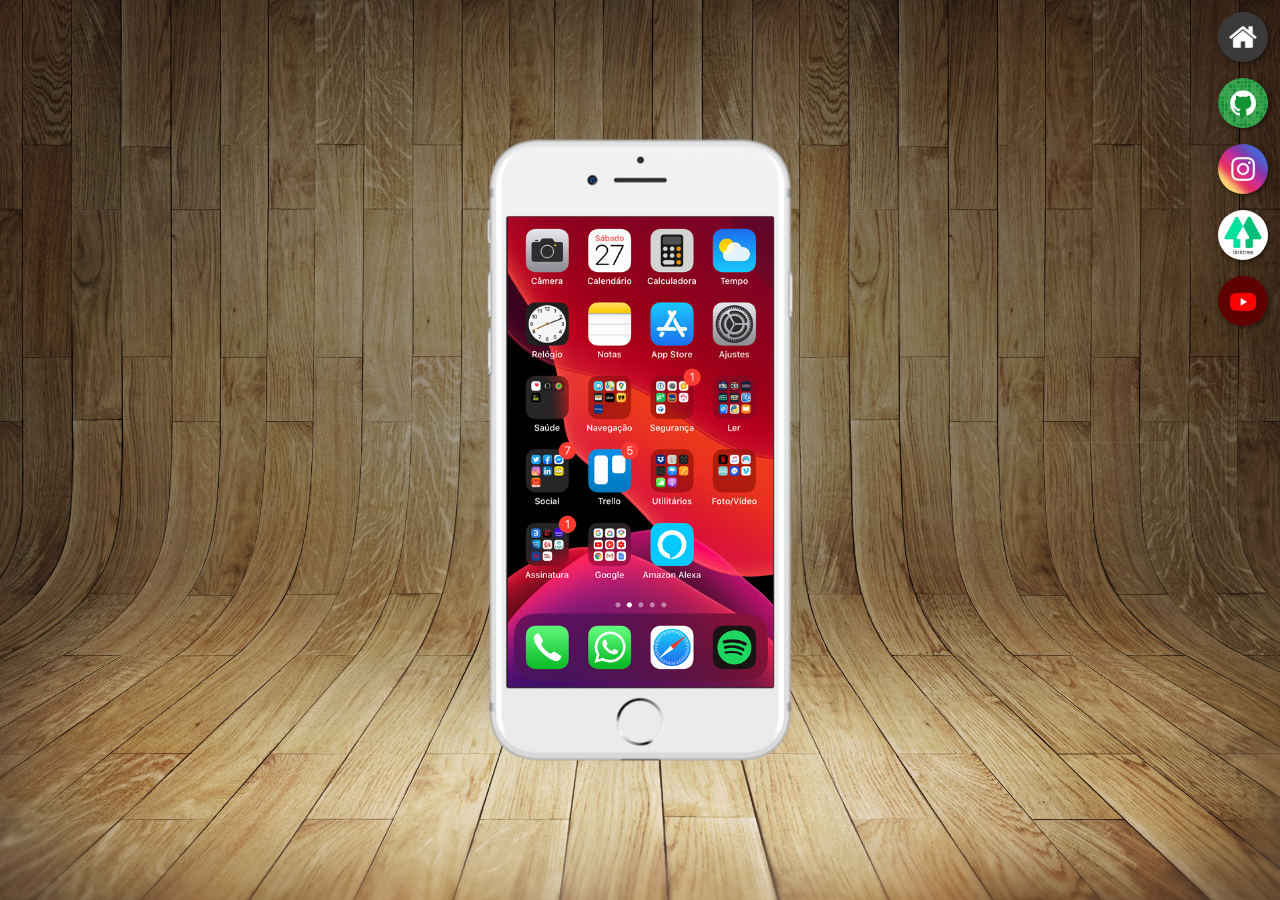
<file: index.html>
<!DOCTYPE html>
<html lang="pt-br">
<head>
    <meta charset="UTF-8">
    <meta name="viewport" content="width=device-width, initial-scale=1.0">
    <title>Projeto Redes Sociais</title>
    <link rel="stylesheet" href="estilos/style.css">
</head>
<body>
    <main>
        <section id="telefone">
            <iframe src="home.html" frameborder="0" name="tela" id="tela">
                <p>Seu navegador não é compatível com isso.</p>
            </iframe>
        </section>
        <section id="redes-sociais">
            <a href="home.html" target="tela"><img src="imagens/logo-home.jpg" alt="tela-home"></a>
            <a href="github.html" target="tela"><img src="imagens/logo-github.jpg" alt="logo-github"></a>
            <a href="instagram.html" target="tela"><img src="imagens/logo-instagram.jpg" alt="logo-instagram"></a>
            <a href="linktree.html" target="tela"><img src="imagens/logo-linktree.jpg" alt="logo-linktree"></a>
            <a href="youtube.html" target="tela"><img src="imagens/logo-youtube.jpg" alt="logo-youtube"></a>
        </section>
    </main>
</body>
</html>
</file>
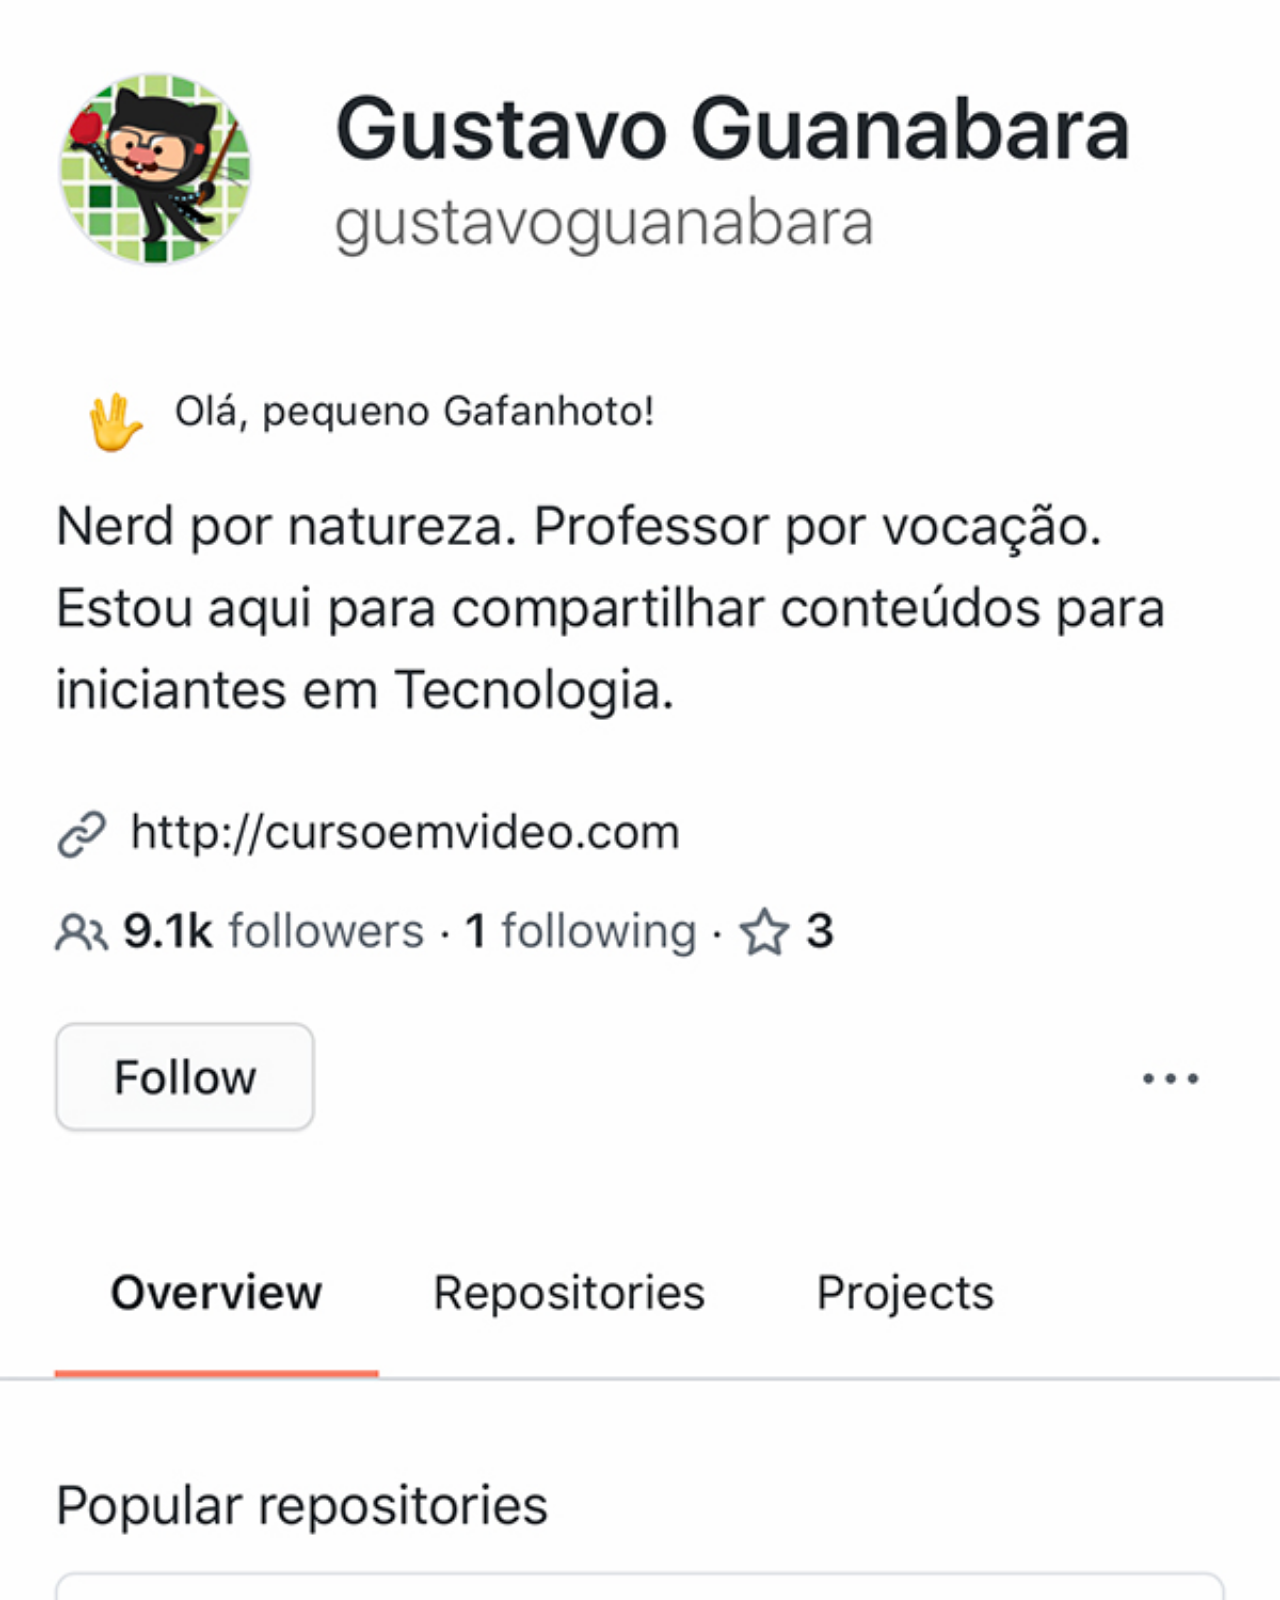
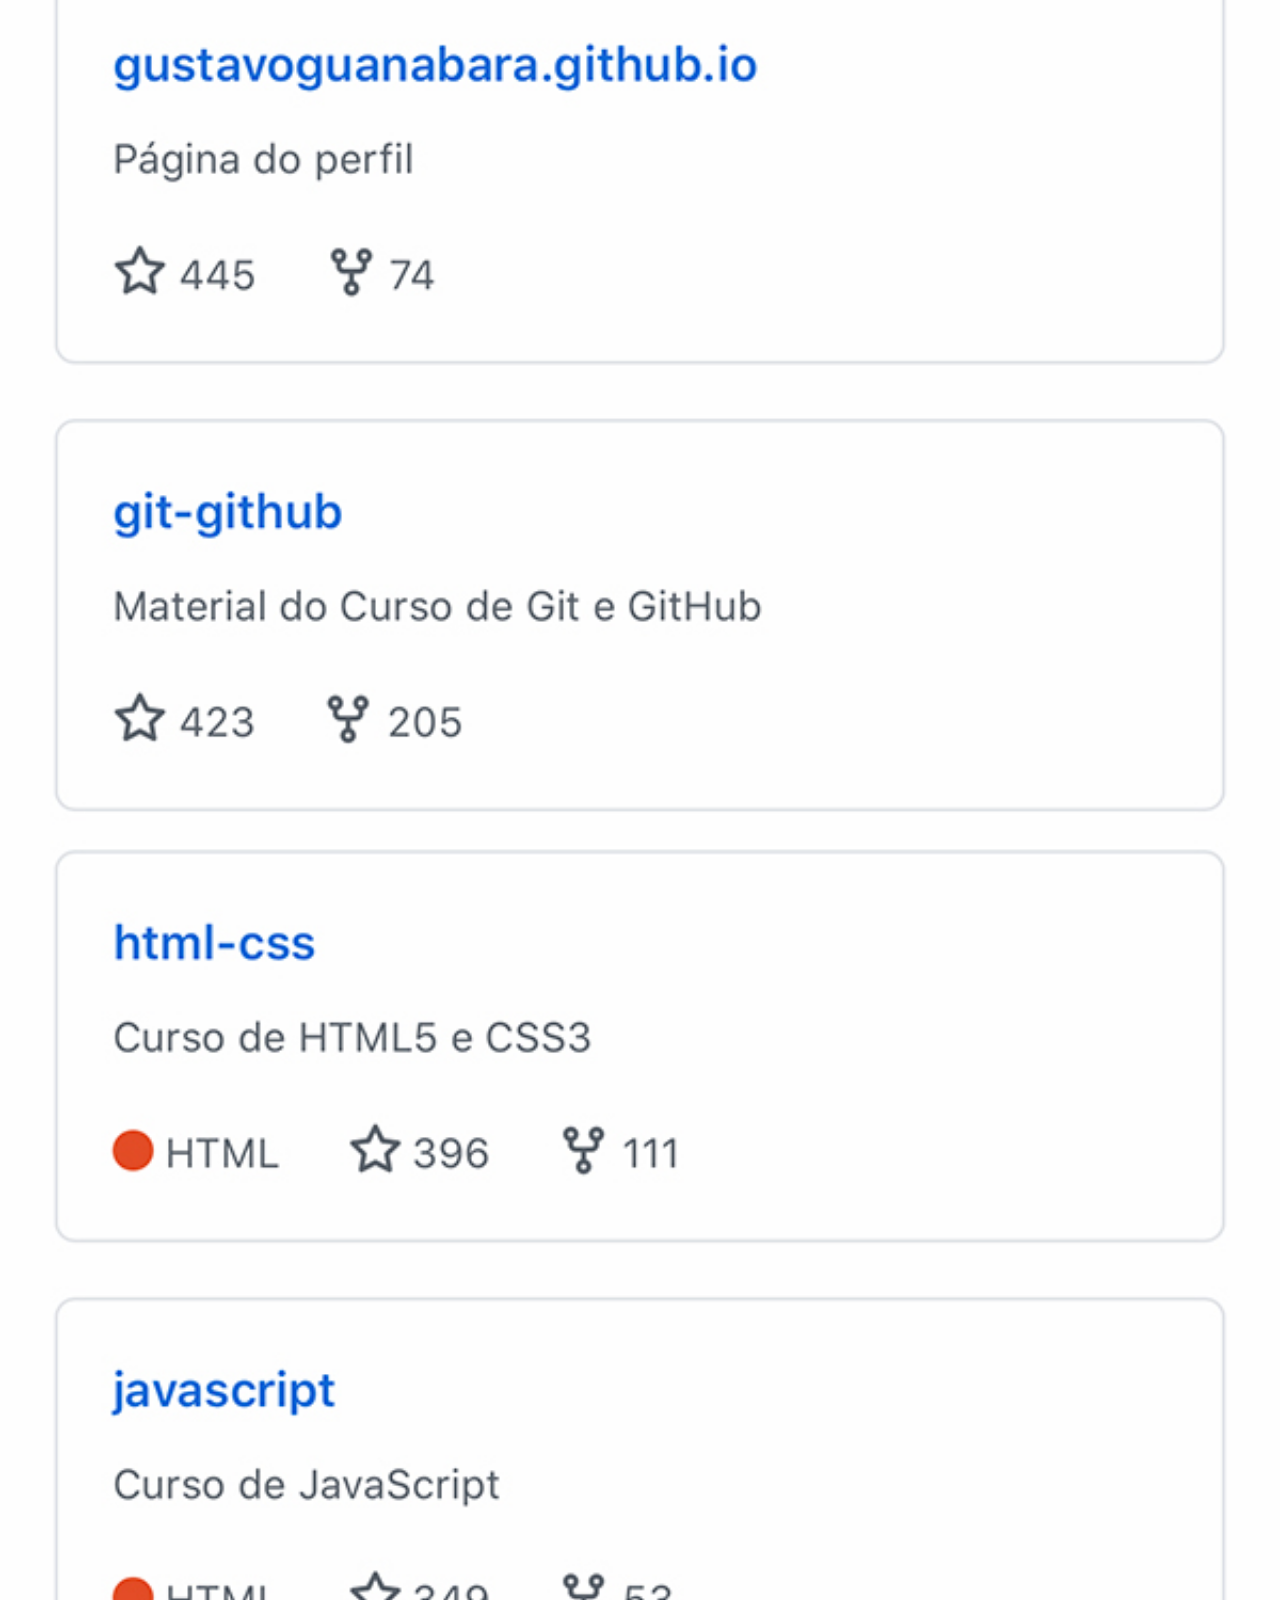
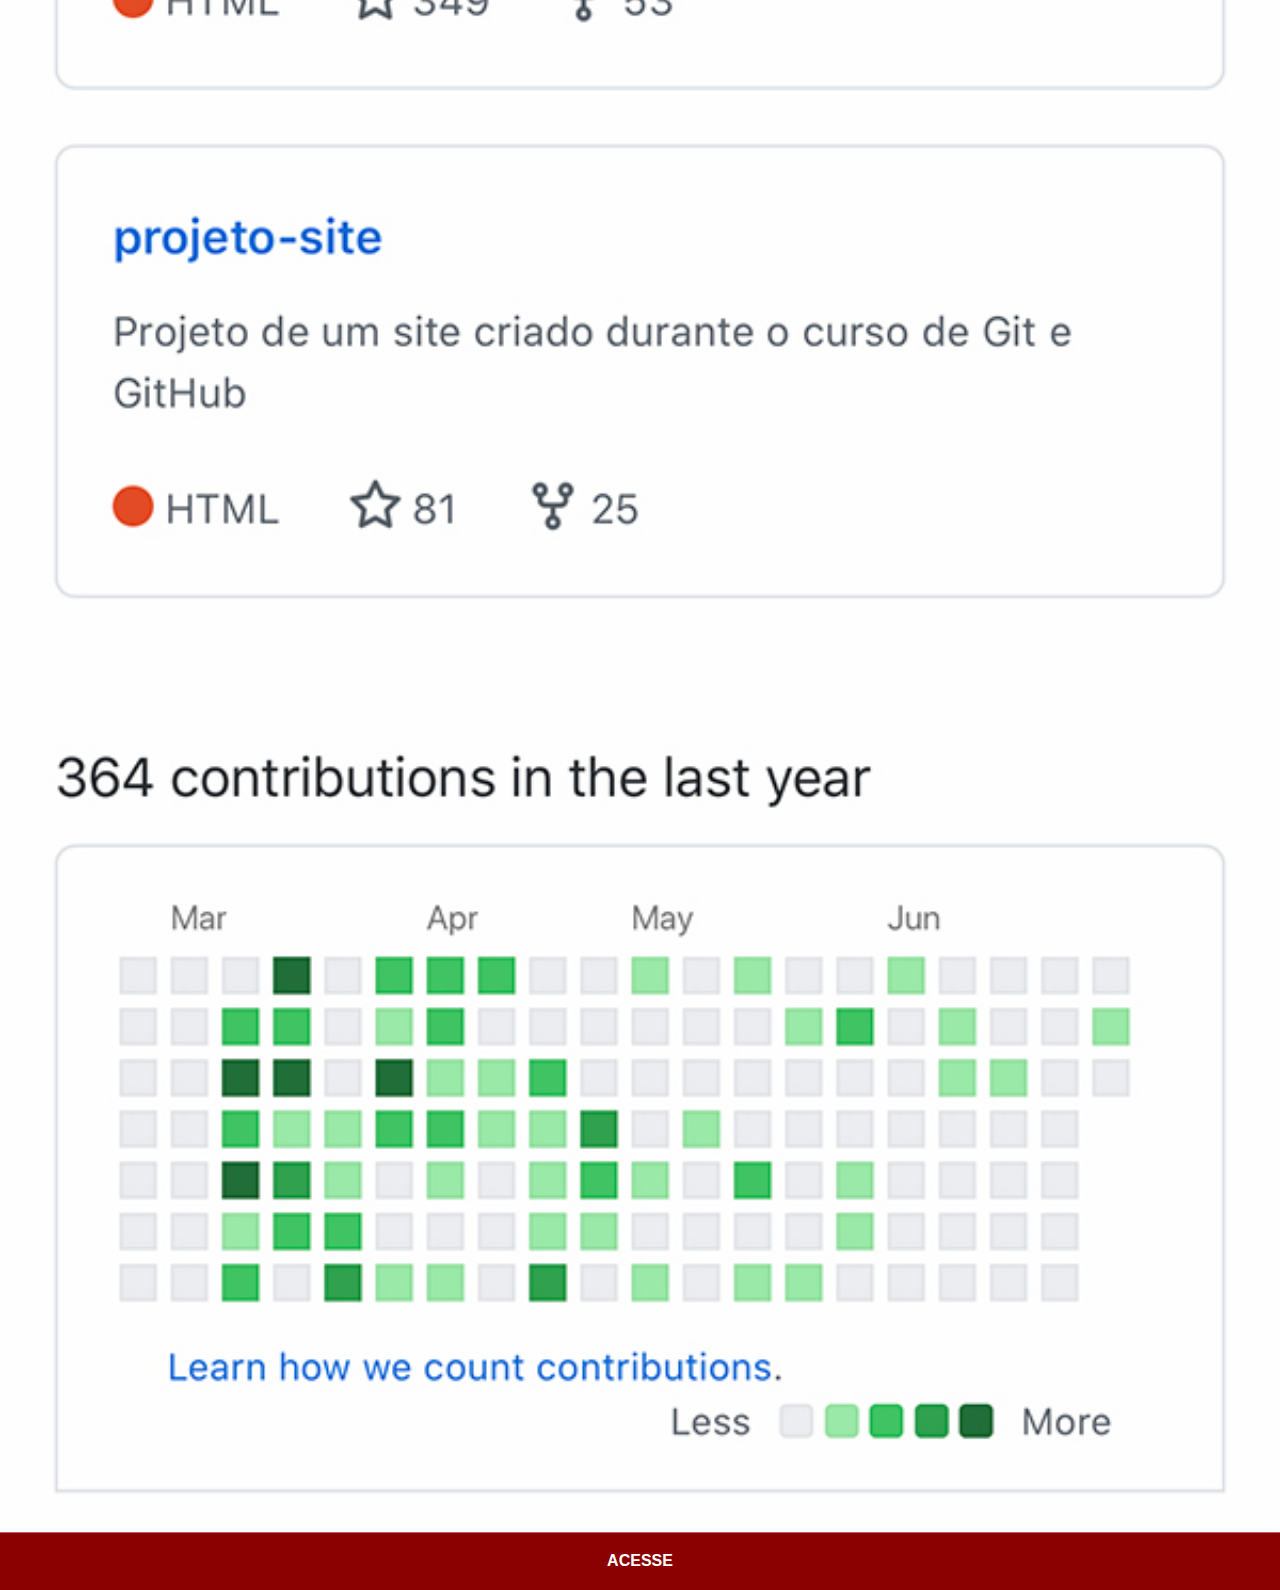
<file: github.html>
<!DOCTYPE html>
<html lang="pt-br">
<head>
    <meta charset="UTF-8">
    <meta name="viewport" content="width=device-width, initial-scale=1.0">
    <title>GitHub</title>
    <link rel="stylesheet" href="estilos/social.css">
</head>
<body>
    <img src="imagens/tela-github.jpg" alt="tela-github">
    <a href="https://github.com/MateusSKV9" target="_blank">ACESSE</a>
</body>
</html>
</file>
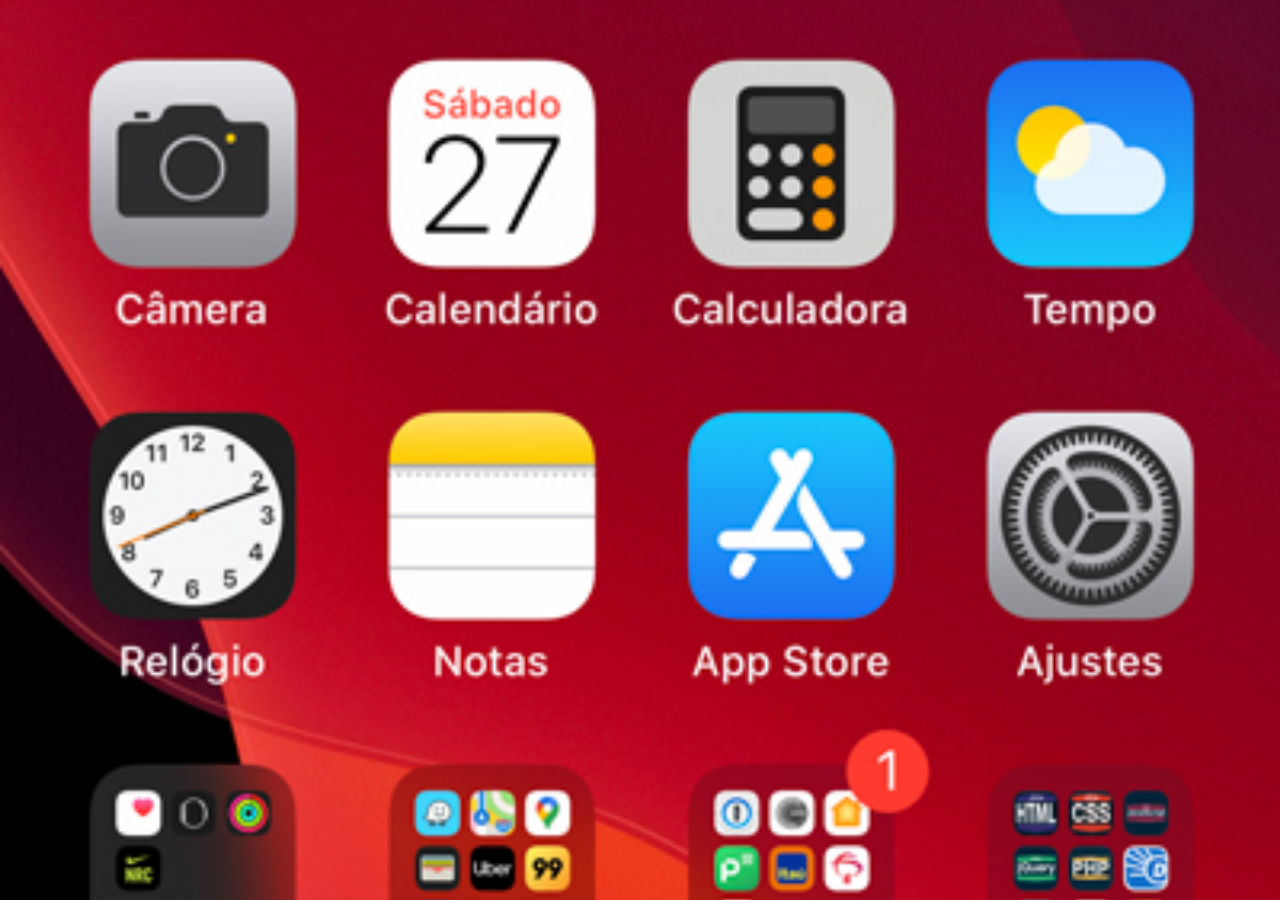
<file: home.html>
<!DOCTYPE html>
<html lang="pt-br">
<head>
    <meta charset="UTF-8">
    <meta name="viewport" content="width=device-width, initial-scale=1.0">
    <title>Home</title>
    <style>
        * {
            margin: 0px;
            padding: 0px;
        }

        body {
            width: 100vw;
            height: 100vh;
            background: black url('imagens/tela-home.jpg') no-repeat top center;
            background-size: cover;
        }
    </style>
</head>
<body>
    
</body>
</html>
</file>
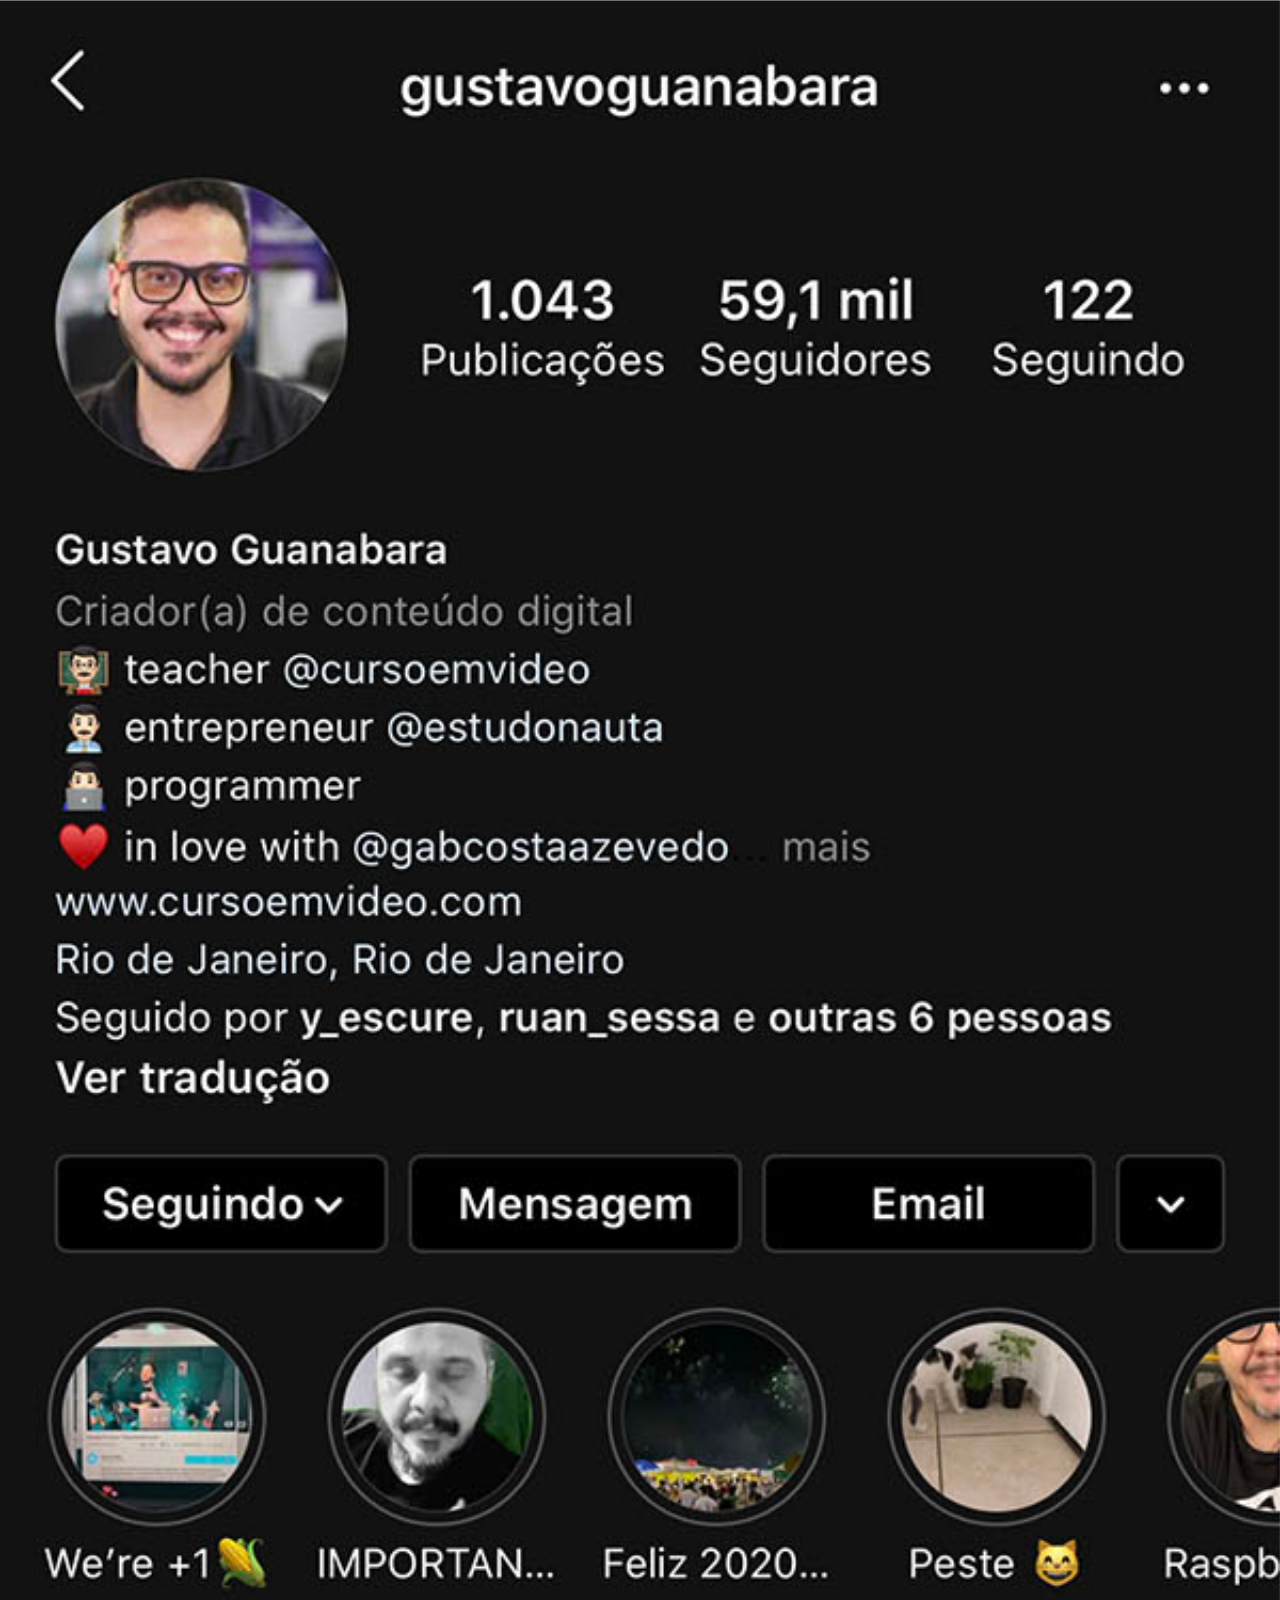
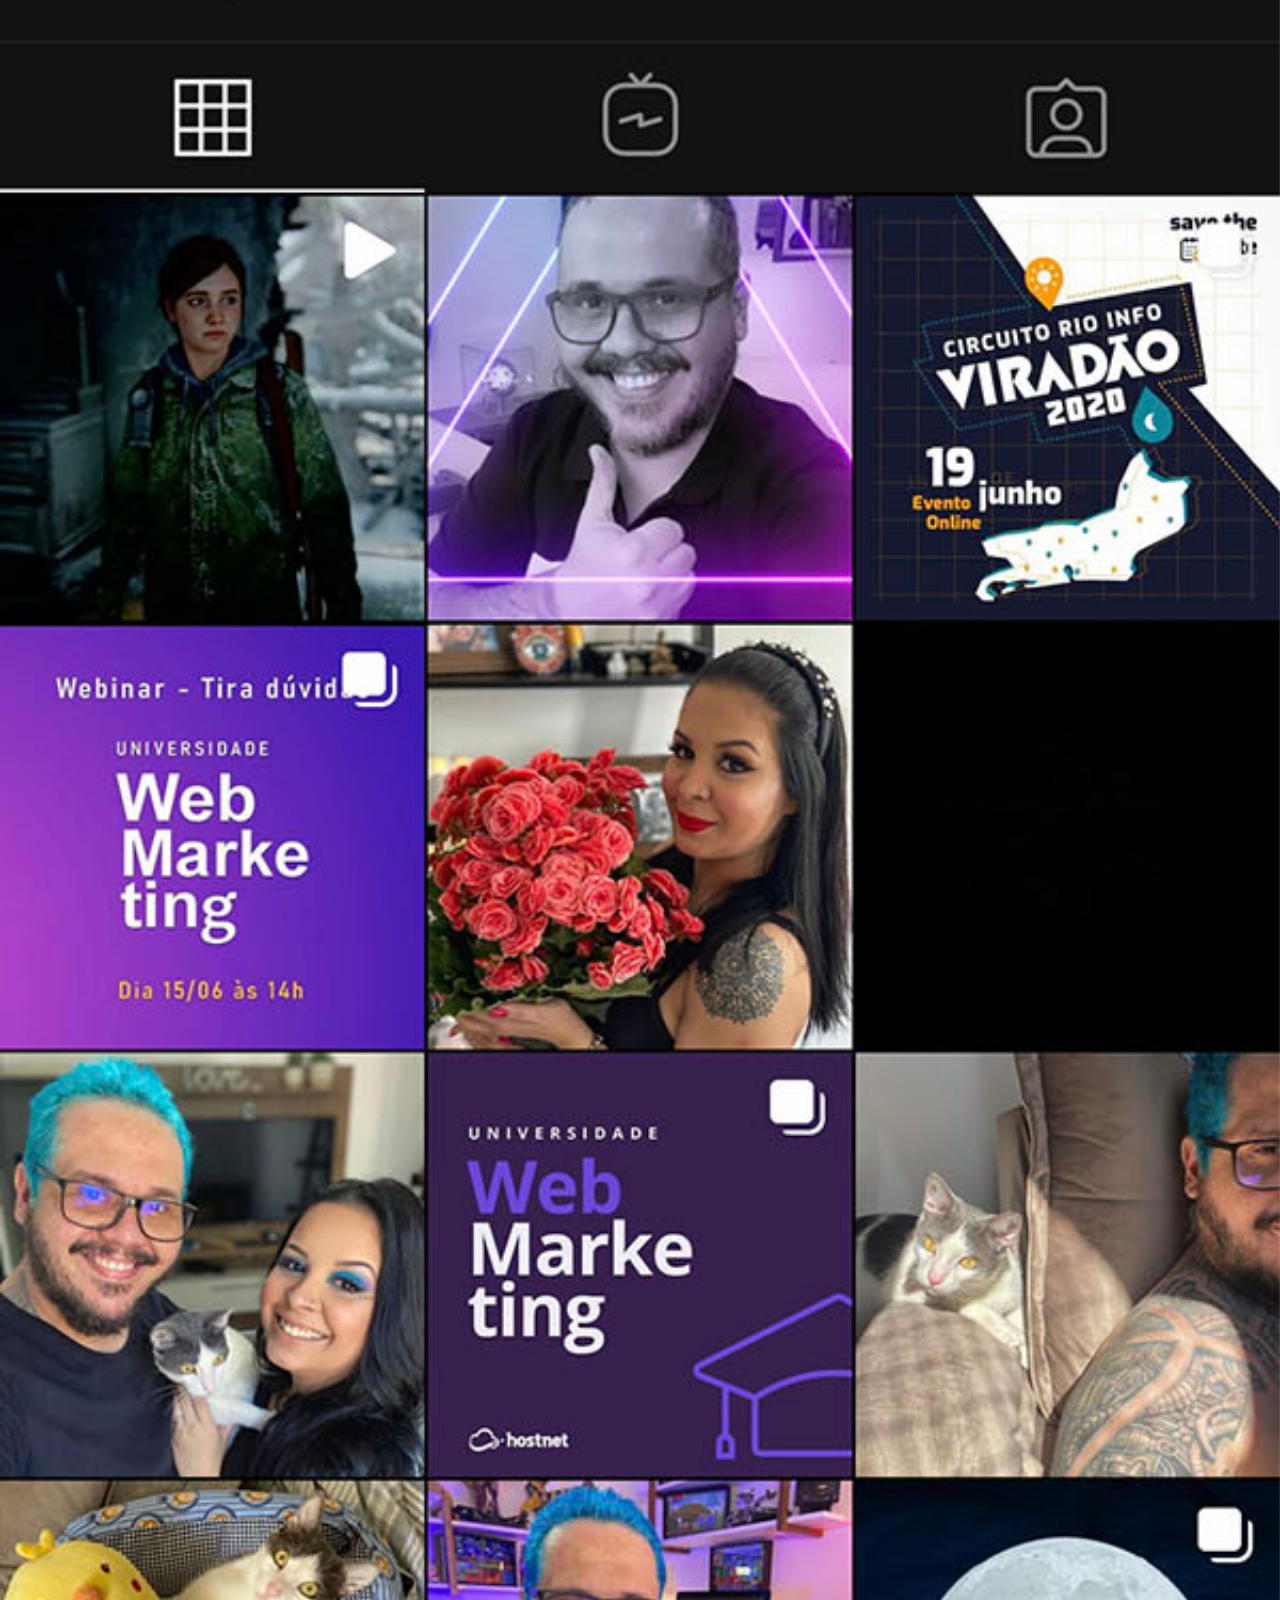
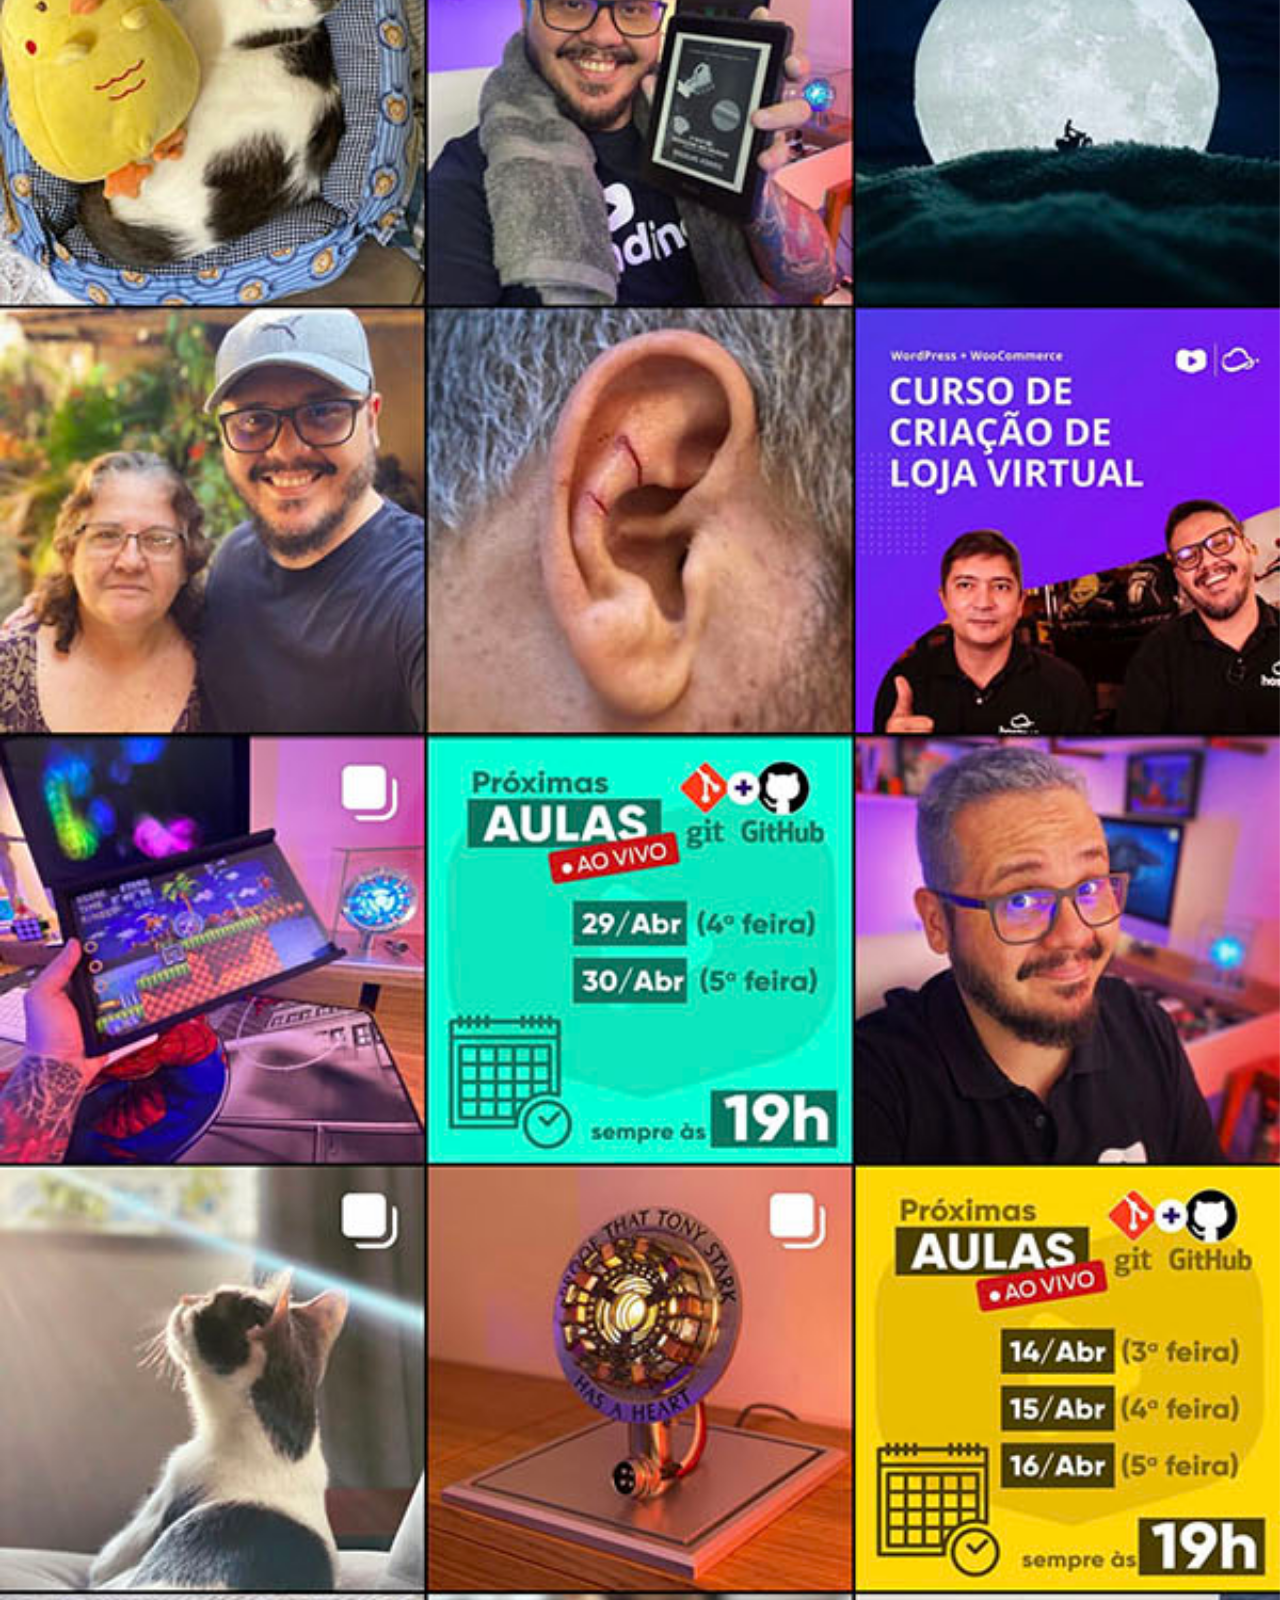
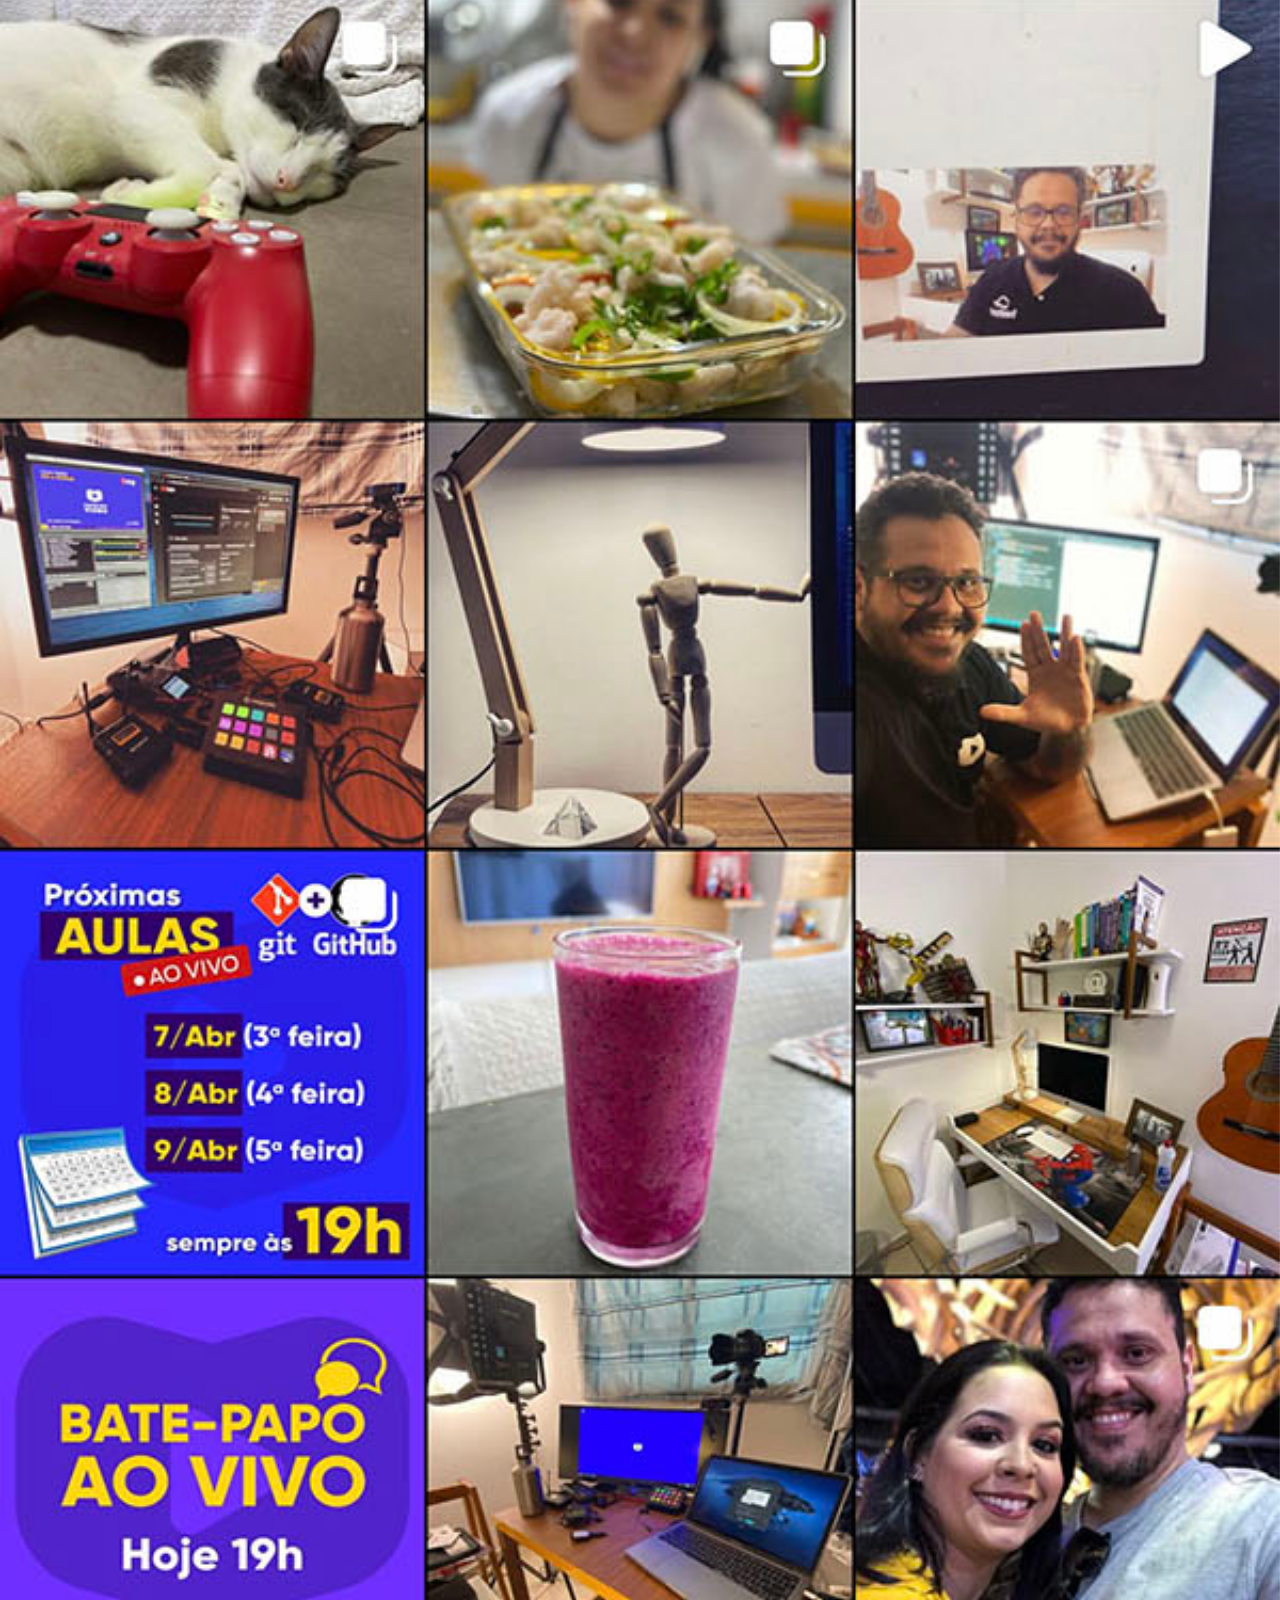
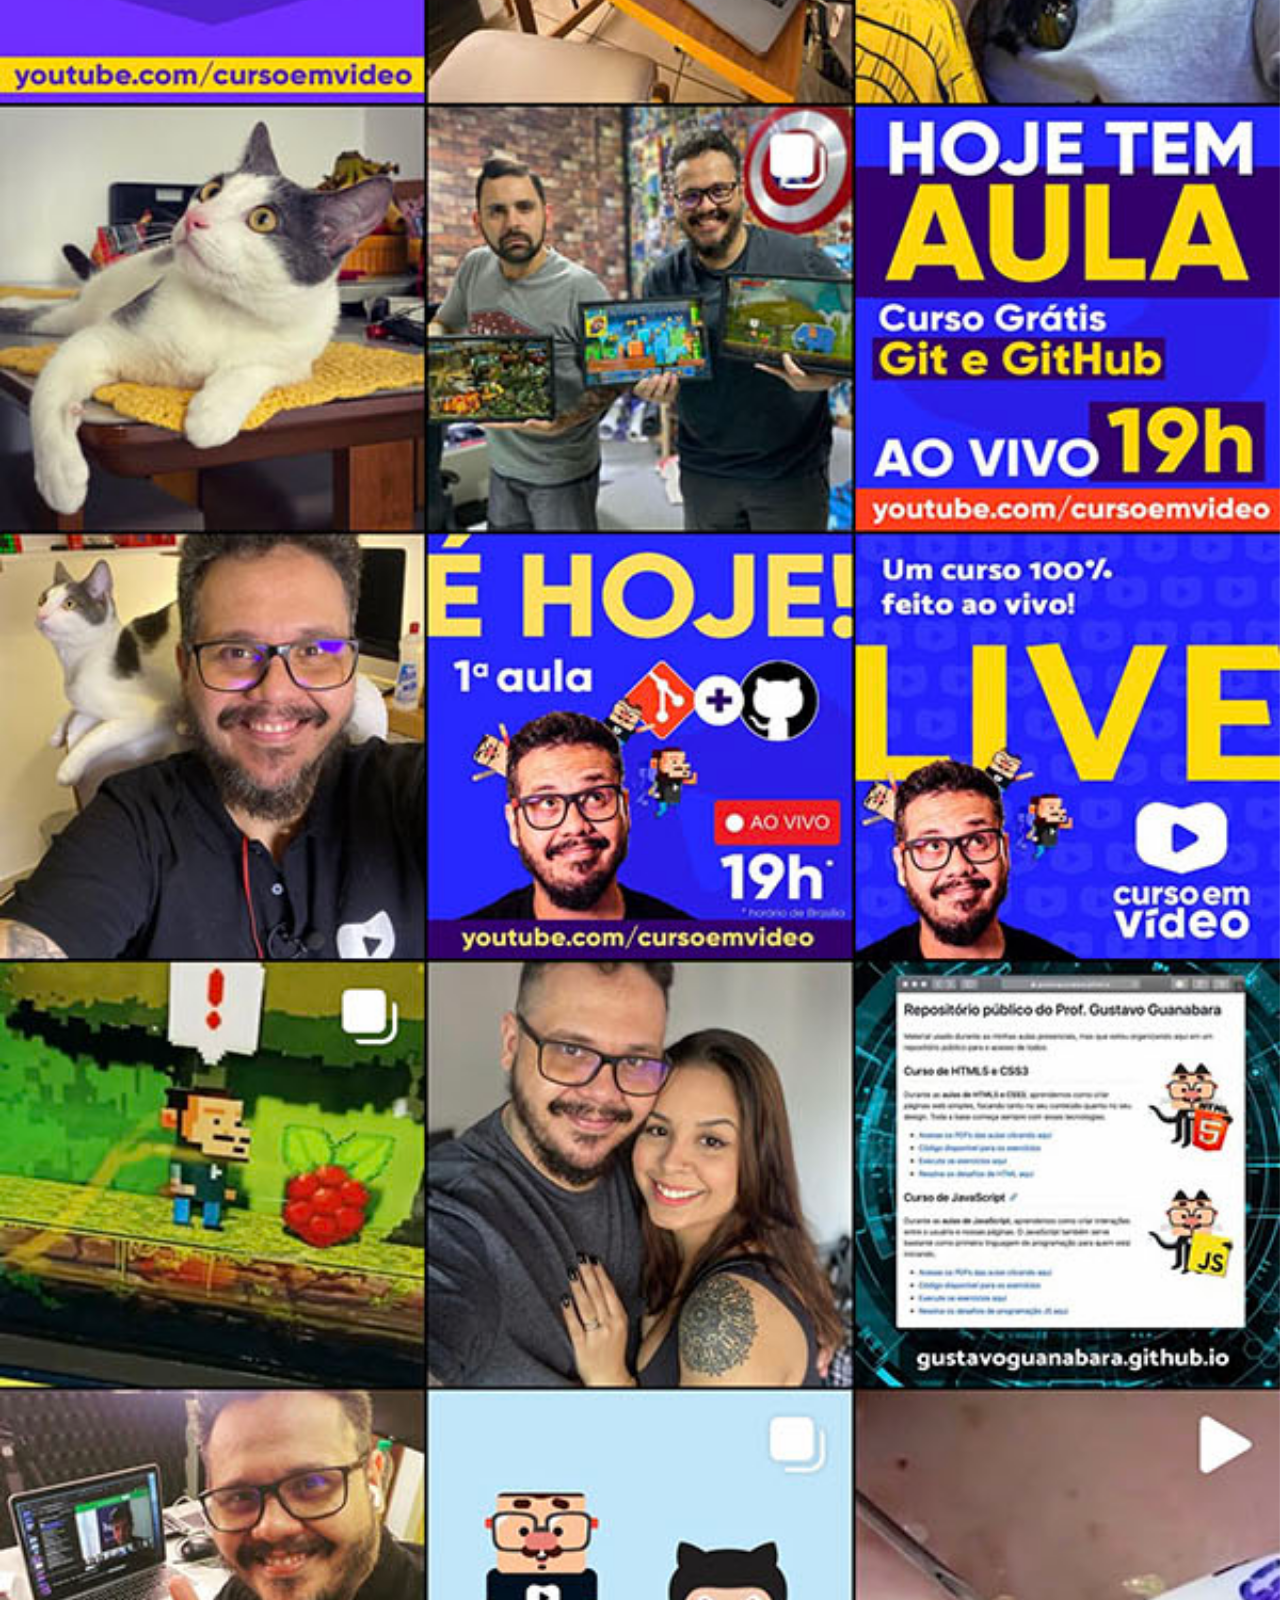
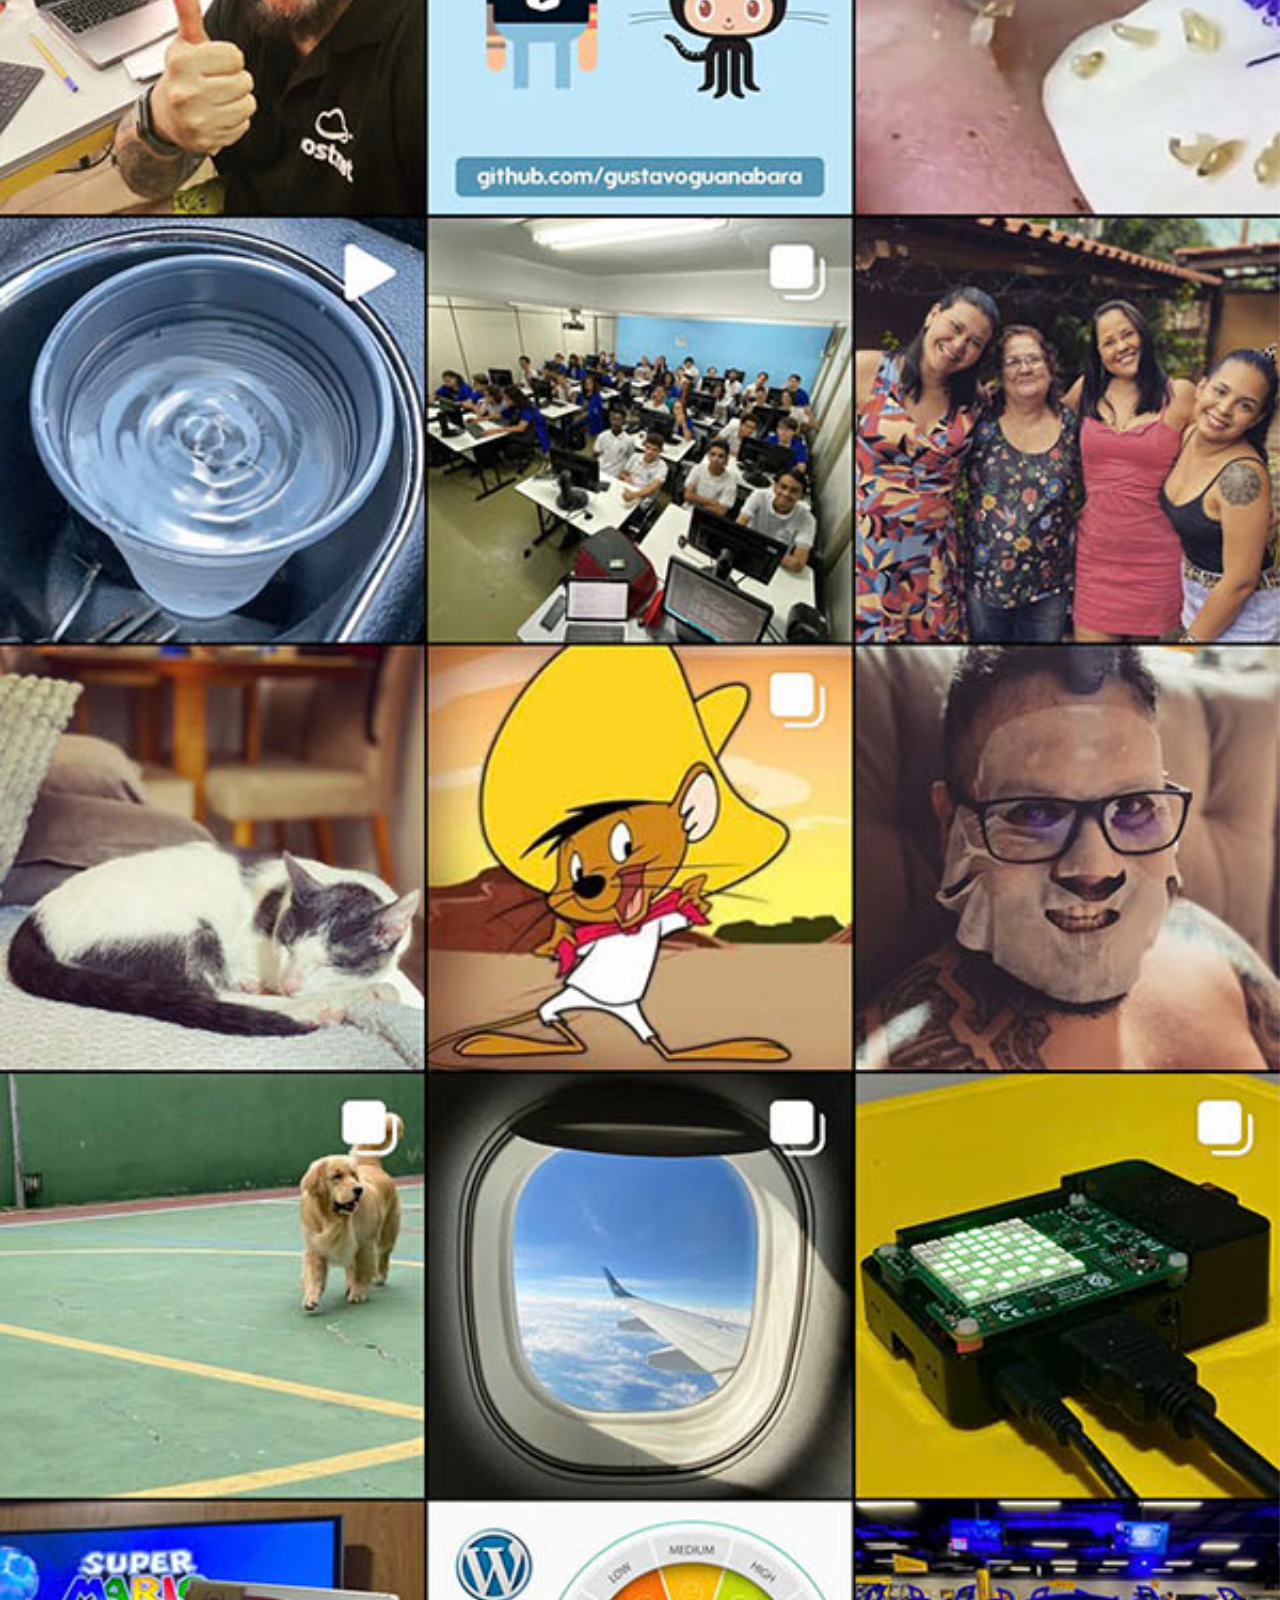
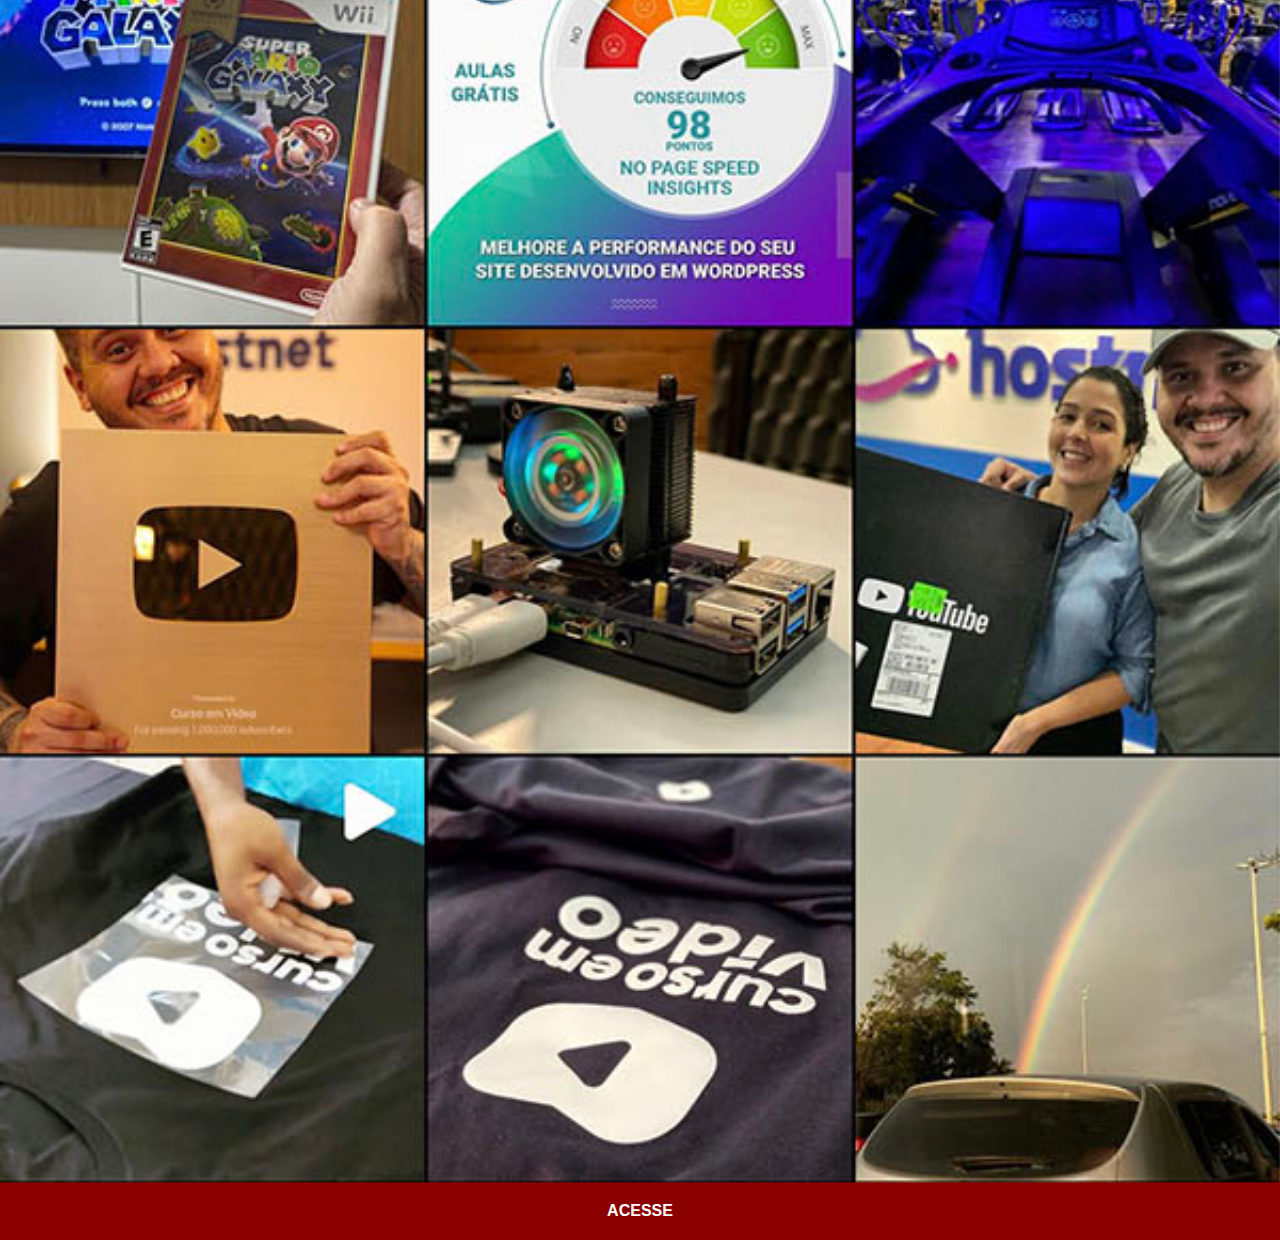
<file: instagram.html>
<!DOCTYPE html>
<html lang="pt-br">
<head>
    <meta charset="UTF-8">
    <meta name="viewport" content="width=device-width, initial-scale=1.0">
    <title>Instagram</title>
    <link rel="stylesheet" href="estilos/social.css">
</head>
<body>
    <img src="imagens/tela-instagram.jpg" alt="tela-instagram">
    <a href="https://www.instagram.com/mateusantos999/" target="_blank">ACESSE</a>
</body>
</html>
</file>
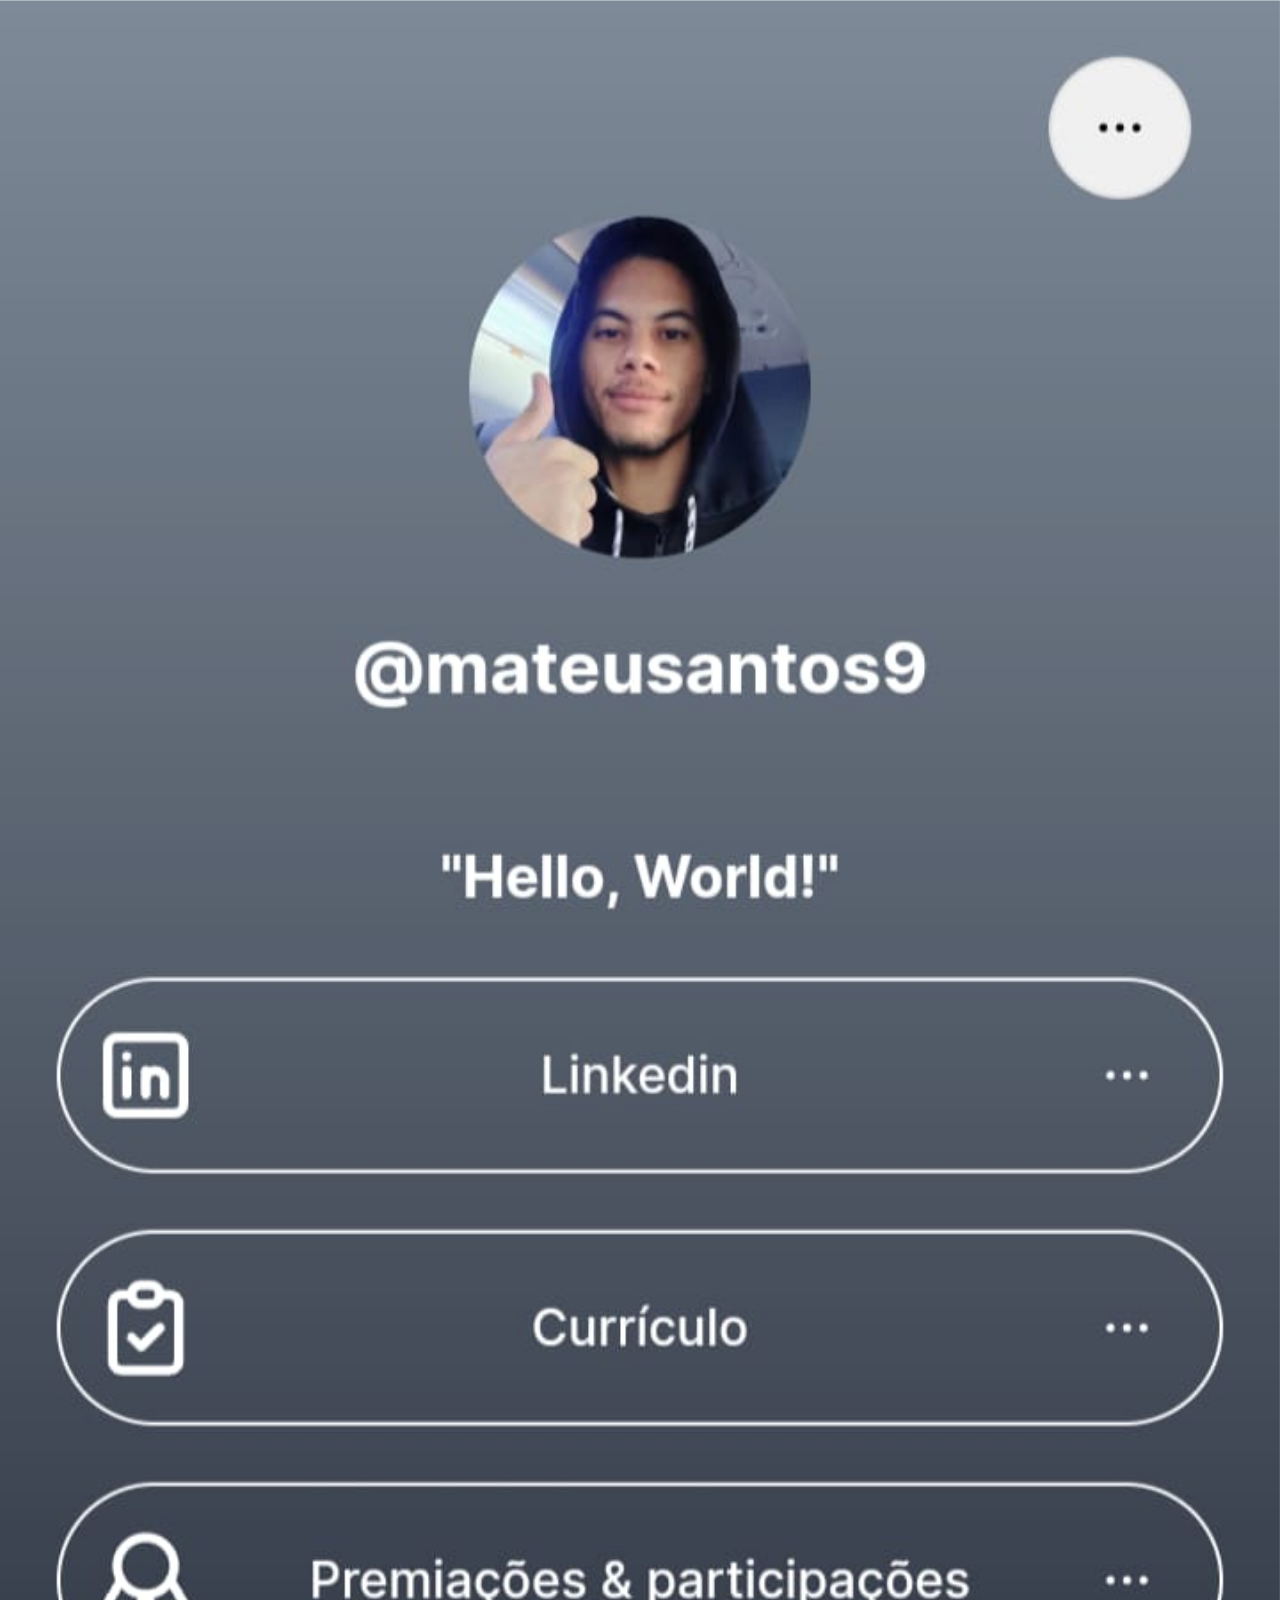
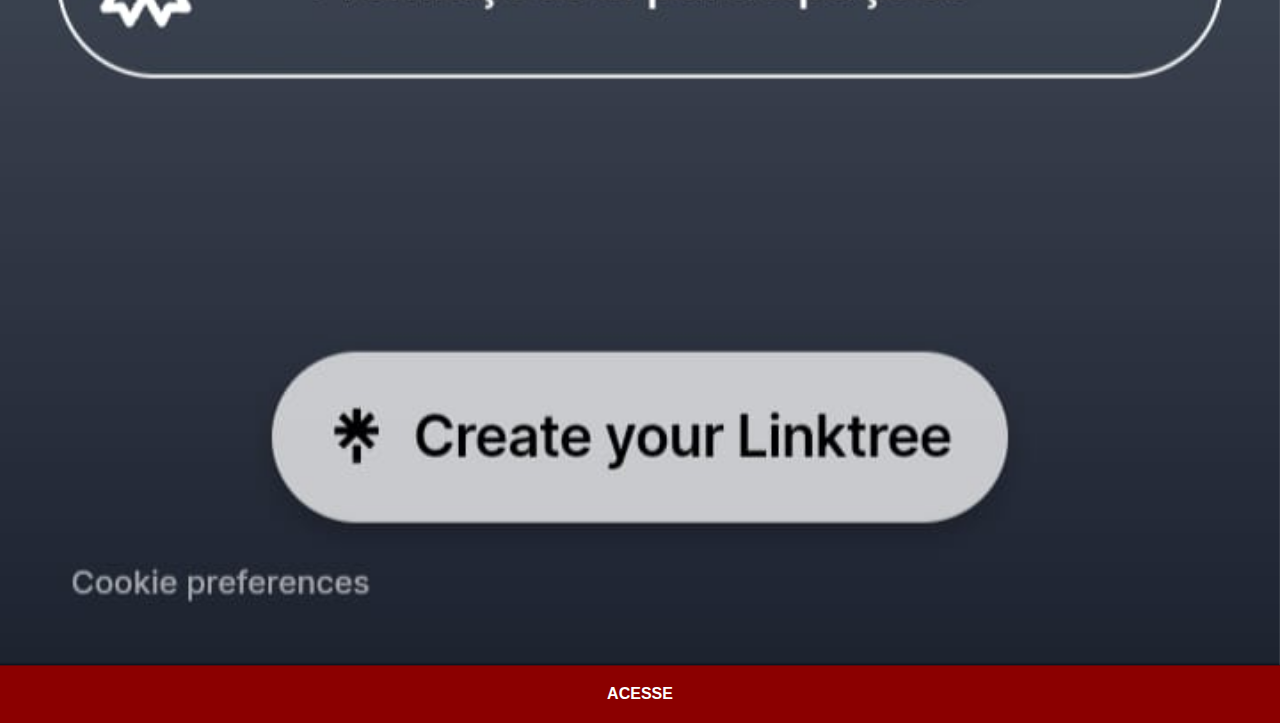
<file: linktree.html>
<!DOCTYPE html>
<html lang="pt-br">
<head>
    <meta charset="UTF-8">
    <meta name="viewport" content="width=device-width, initial-scale=1.0">
    <title>Twitter</title>
    <link rel="stylesheet" href="estilos/social.css">
</head>
<body>
    <img src="imagens/tela-linktree.jpg" alt="tela-linktree">
    <a href="https://linktr.ee/mateusantos9" target="_blank">ACESSE</a>
</body>
</html>
</file>
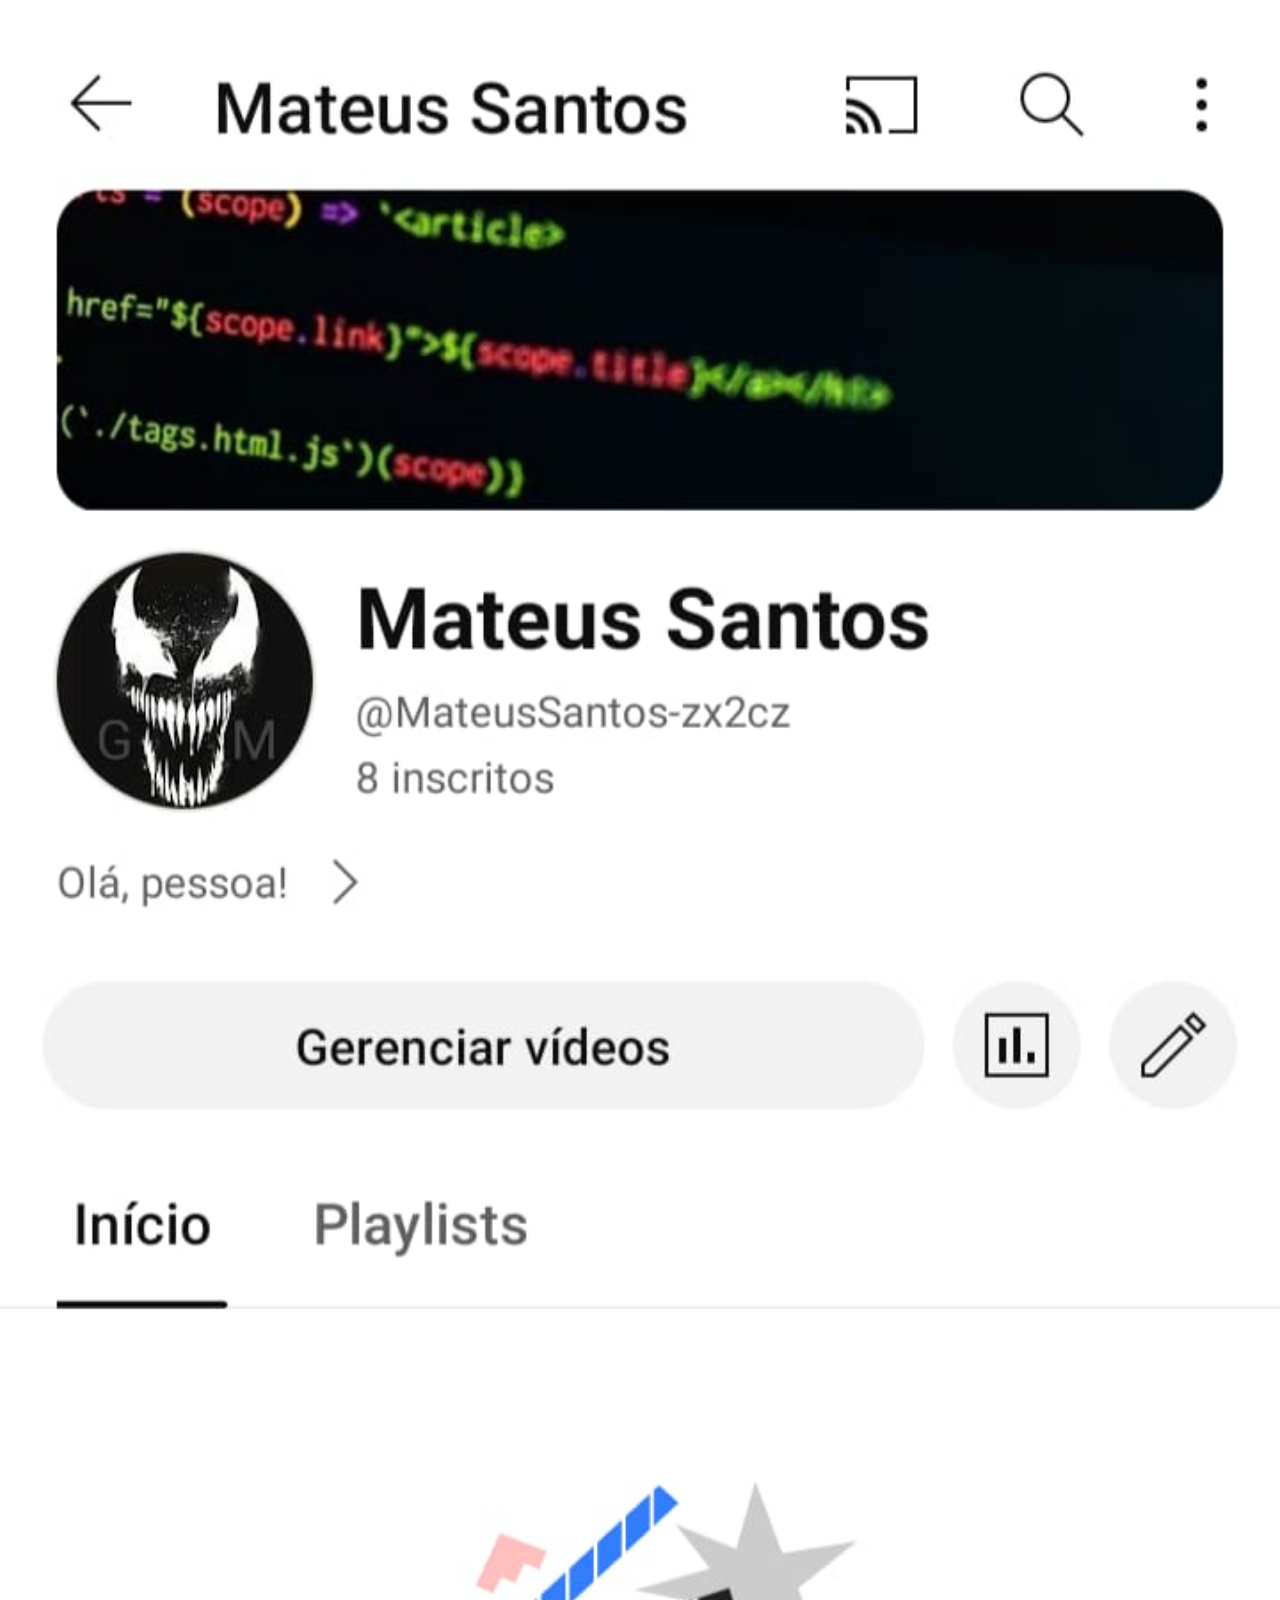
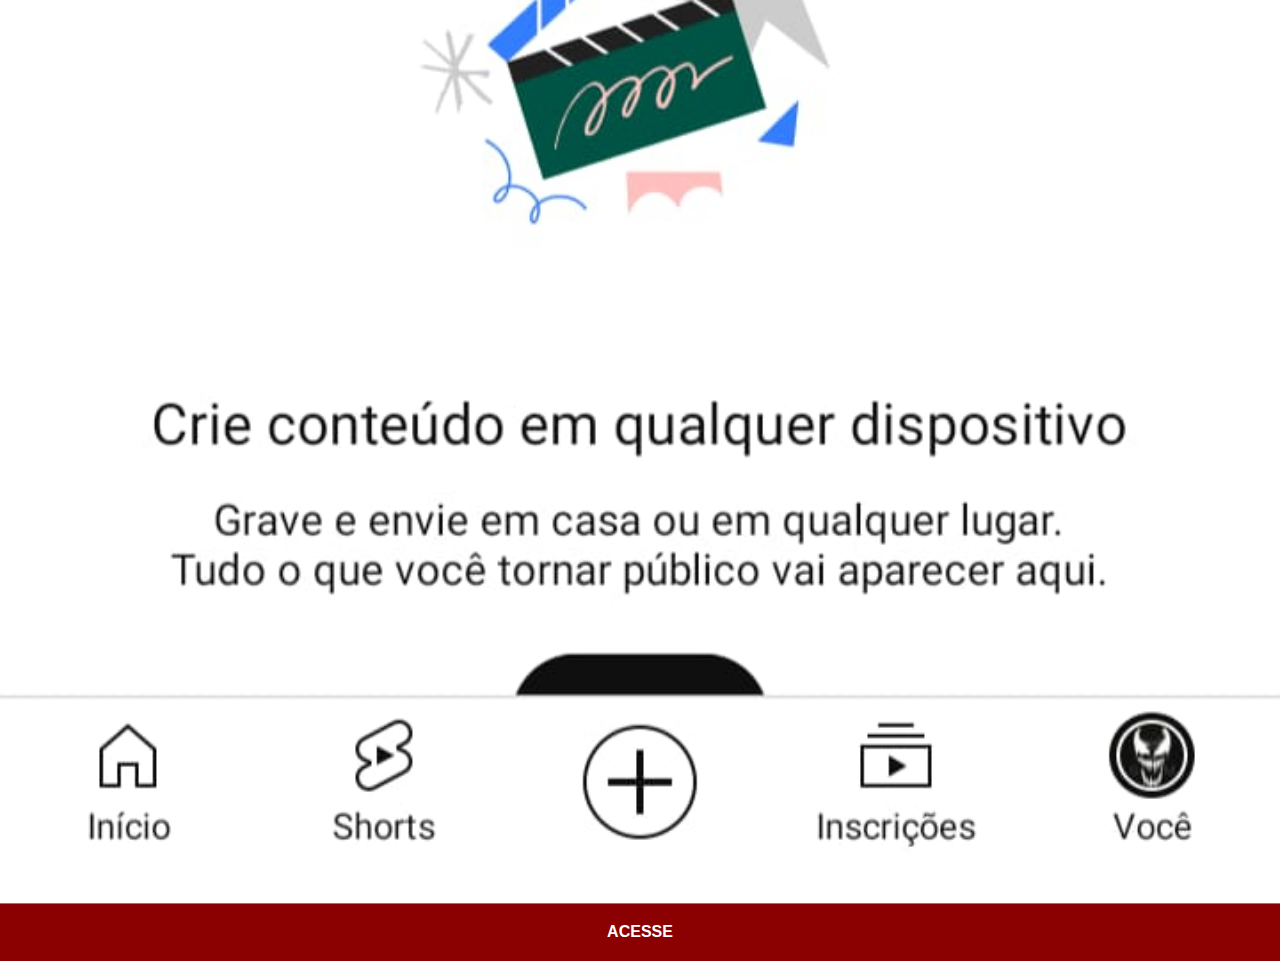
<file: youtube.html>
<!DOCTYPE html>
<html lang="pt-br">
<head>
    <meta charset="UTF-8">
    <meta name="viewport" content="width=device-width, initial-scale=1.0">
    <title>YouTube</title>
    <link rel="stylesheet" href="estilos/social.css">
</head>
<body>
    <img src="imagens/tela-youtube.jpg" alt="youtube">
    <a href="https://youtube.com/@MateusSantos-zx2cz?si=t0AOm5oj_rGT9ela" target="_blank">ACESSE</a>
</body>
</html>
</file>
<file: estilos/style.css>
@charset "UTF-8";

* {
    margin: 0;
    padding: 0;
    font-family: Arial, Helvetica, sans-serif;
}

html, body {
    height: 100vh;
    width: 100vw;
    background-color: black;
}

body {
    background: url('../imagens/fundo-madeira.jpg') no-repeat fixed top center;
    background-size: cover;
}

main {
    position: relative;
    height: 100vh;
}

section#telefone {
    position: absolute;
    transform: translate(-50%, -50%);
    top: 50%;
    left: 50%;

    height: 627px;
    width: 311px;
    background: url("../imagens/frame-iphone.png") no-repeat center center;
    background-size: contain;
}

iframe#tela {
    position: relative;
    top: 80px;
    left: 23px;
    width: 266px;
    height: 471px;
}

section#redes-sociais {
    display: flex;
    flex-direction: column;
    justify-content: flex-end;
    align-items: flex-end;
}

section#redes-sociais a img {
    width: 50px;
    margin: 10px;
    border-radius: 50%;
    box-sizing: border-box;
    margin: 12px 12px 0px 0px;
    box-shadow: 2px 2px 5px rgba(0, 0, 0, 0.46);
}

section#redes-sociais img:hover {
    transition: transform 0.1s;
    border: 2px solid white;
    transform: translate(-2px, -2px);
    box-shadow: 5px 5px 12px rgba(0, 0, 0, 0.499);
}
</file>
<file: estilos/social.css>
@charset "UTF-8";

* {
    margin: 0;
    padding: 0;
    font-family: Arial, Helvetica, sans-serif;
}

::-webkit-scrollbar {
    height: 0px;
    width: 0px;
}

img {
    width: 100vw;
    margin-bottom: -4px;
    transform: translate(-0.1px, 0.4px);
}

a {
    display: block;
    background-color: darkred;
    color: white;
    padding: 20px;
    text-align: center;
    font-weight: bold;
    text-decoration: none;
}

a:hover {
    background-color: red;
}
</file>
